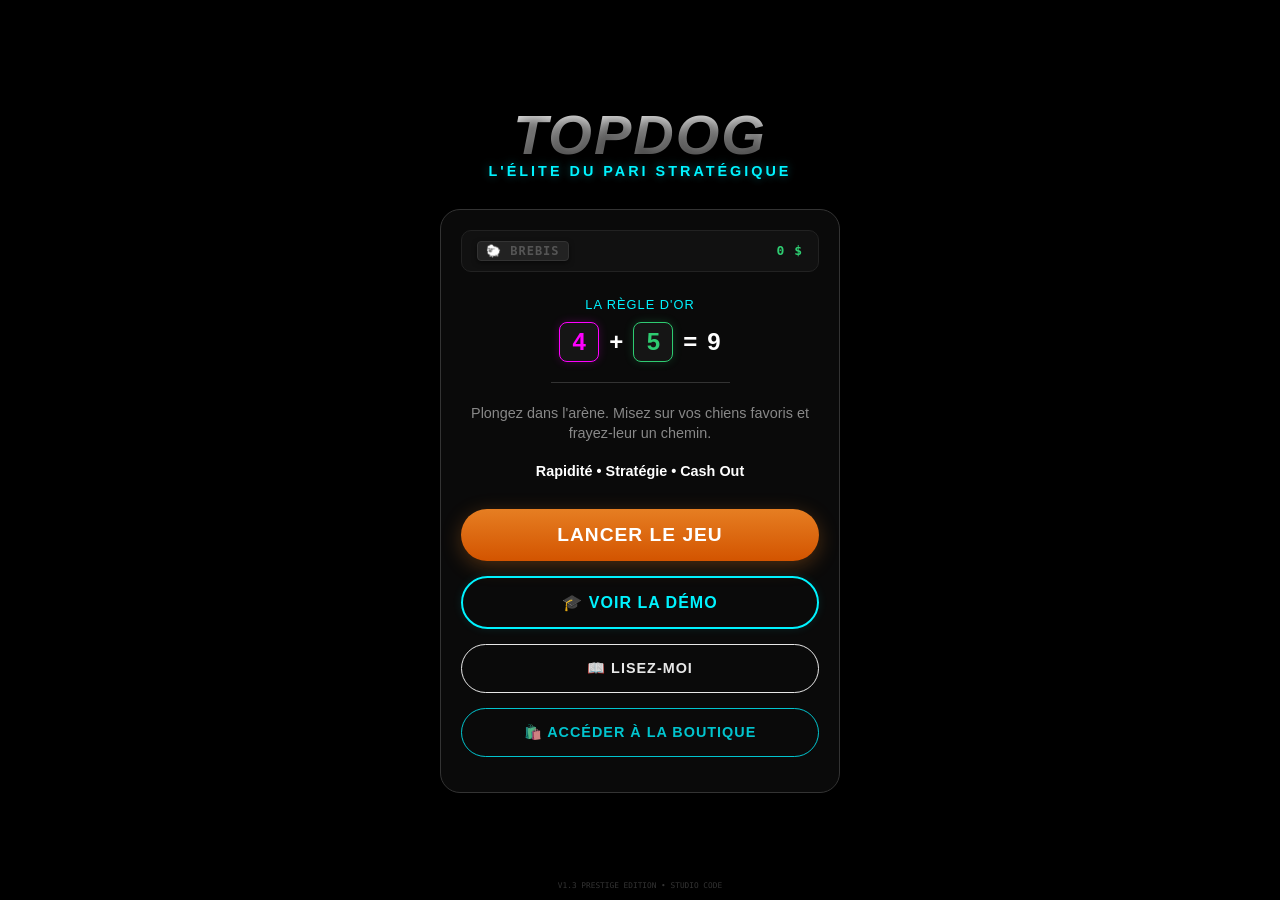
<file: index.html>
<!DOCTYPE html>
<html lang="fr">
<head>
    <meta charset="UTF-8">
    <meta name="viewport" content="width=device-width, initial-scale=1.0, maximum-scale=1.0, user-scalable=no">
    <title>TOPDOG - L'Élite</title>
    
    <link rel="stylesheet" href="style.css?v=FINAL">
    <link rel="stylesheet" href="badges.css">
    
    <style>
        body {
            background-color: #000;
            background-image: radial-gradient(circle at 50% 30%, #1a1a1a 0%, #000 70%);
            display: flex; flex-direction: column; 
            align-items: center; justify-content: center;
            min-height: 100vh; margin: 0; font-family: 'Segoe UI', Roboto, sans-serif;
        }

        /* --- TITRE --- */
        .main-title {
            font-size: 3.5em; font-weight: 900; font-style: italic;
            color: #ccc; margin: 0; line-height: 1;
            text-shadow: 0 5px 15px rgba(0,0,0,0.8);
            background: linear-gradient(180deg, #fff 0%, #666 100%);
            -webkit-background-clip: text; -webkit-text-fill-color: transparent;
        }
        .subtitle {
            color: #00f3ff; font-weight: bold; letter-spacing: 3px;
            font-size: 0.9em; text-transform: uppercase;
            margin-bottom: 30px; text-shadow: 0 0 10px rgba(0, 243, 255, 0.4);
        }

        /* --- CARTE PRINCIPALE --- */
        .vip-card {
            background: #0a0a0a;
            border: 1px solid #333;
            border-radius: 20px;
            padding: 20px;
            width: 90%; max-width: 400px;
            text-align: center;
            box-shadow: 0 20px 50px rgba(0,0,0,0.5);
            position: relative;
        }

        /* --- BARRE DE STATUT (MISE A JOUR) --- */
        .status-bar {
            background: #111; border-radius: 10px;
            padding: 10px 15px; margin-bottom: 25px;
            display: flex; justify-content: space-between; align-items: center;
            border: 1px solid #222; font-family: monospace;
        }
        /* On retire l'ancien style .rank car le badge gère ses couleurs */
        .money { color: #2ecc71; font-weight: bold; letter-spacing: 1px; }

        /* --- VISUEL RÈGLE D'OR --- */
        .rule-title { color: #00f3ff; font-size: 0.8em; margin-bottom: 10px; letter-spacing: 1px; }
        .math-visual {
            display: flex; align-items: center; justify-content: center; gap: 10px;
            margin-bottom: 20px; font-size: 1.5em; font-weight: bold; color: #fff;
        }
        .box {
            width: 40px; height: 40px; border-radius: 8px;
            display: flex; align-items: center; justify-content: center;
            border: 1px solid #333; background: #151515;
        }
        .box.pink { color: #ff00ff; border-color: #ff00ff; box-shadow: 0 0 10px rgba(255,0,255,0.2); }
        .box.green { color: #2ecc71; border-color: #2ecc71; box-shadow: 0 0 10px rgba(46,204,113,0.2); }
        .divider { width: 50%; height: 1px; background: #333; margin: 20px auto; }

        /* --- DESCRIPTION --- */
        .desc-text { color: #888; font-size: 0.9em; line-height: 1.4; margin-bottom: 20px; }
        .tags { color: #fff; font-weight: bold; font-size: 0.9em; margin-bottom: 30px; }

        /* --- BOUTONS --- */
        .btn {
            display: block; width: 100%; padding: 15px 0;
            border-radius: 50px; text-decoration: none;
            font-weight: 900; text-transform: uppercase; letter-spacing: 1px;
            margin-bottom: 15px; transition: transform 0.1s; cursor: pointer;
        }
        .btn:active { transform: scale(0.98); }

        /* 1. LANCER (Orange) */
        .btn-play {
            background: linear-gradient(180deg, #e67e22, #d35400);
            color: #fff; border: none;
            box-shadow: 0 5px 20px rgba(230, 126, 34, 0.3);
            font-size: 1.2em;
        }

        /* 2. DÉMO (Nouveau - Style Néon Bleu) */
        .btn-demo {
            background: transparent;
            border: 2px solid #00f3ff;
            color: #00f3ff;
            font-size: 1em;
            box-shadow: 0 0 10px rgba(0, 243, 255, 0.1);
        }
        .btn-demo:hover { background: rgba(0, 243, 255, 0.1); }

        /* 3. BOUTIQUE (Style Outline Cyan/Gris) */
        .btn-shop {
            background: transparent;
            border: 1px solid #00f3ff;
            color: #00f3ff;
            font-size: 0.9em;
            opacity: 0.8;
            display: flex; align-items: center; justify-content: center; gap: 8px;
        }

        .version {
            position: absolute; bottom: 10px; width: 100%; text-align: center;
            color: #333; font-size: 0.6em; font-family: monospace;
        }

        /* Bouton Règles (Style Blanc/Gris Sobre) */
.btn-read {
    background: transparent;
    border: 1px solid #fff;
    color: #fff;
    font-size: 0.9em;
    opacity: 0.9;
}
.btn-read:hover { background: rgba(255,255,255,0.1); }
        
    </style>
</head>
<body>

    <h1 class="main-title">TOPDOG</h1>
    <div class="subtitle">L'ÉLITE DU PARI STRATÉGIQUE</div>

    <div class="vip-card">
        
        <div class="status-bar">
            <div id="badge-container">
                <span id="rank-badge" class="badge badge-sheep" style="margin-left:0;">🐑 BREBIS</span>
            </div>
            
            <div class="money" id="wallet-display">0 $</div>
        </div>

        <div class="rule-title">LA RÈGLE D'OR</div>
        
        <div class="math-visual">
            <div class="box pink">4</div>
            <span>+</span>
            <div class="box green">5</div>
            <span>=</span>
            <span>9</span>
        </div>

        <div class="divider"></div>

        <div class="desc-text">
            Plongez dans l'arène. Misez sur vos chiens favoris et frayez-leur un chemin.
        </div>
        <div class="tags">Rapidité • Stratégie • Cash Out</div>

        <a href="topdog.html" class="btn btn-play">LANCER LE JEU</a>
        
        <a href="demo.html" class="btn btn-demo">🎓 VOIR LA DÉMO</a>

         <a href="rules.html" class="btn btn-read">📖 LISEZ-MOI</a>
      
        <a href="store.html" class="btn btn-shop">🛍️ ACCÉDER À LA BOUTIQUE</a>

    </div>

    <div class="version">V1.3 PRESTIGE EDITION • STUDIO CODE</div>

    <script>
        // 1. GESTION DE L'ARGENT (Formatage propre)
        const money = parseInt(localStorage.getItem('topdog_wallet')) || 0;
        let displayMoney = money;
        
        // On utilise le format court (1G, 10M) pour que ça rentre bien dans la barre
        if (money >= 1000000000) displayMoney = (money / 1000000000).toFixed(1).replace(/\.0$/, '') + ' G';
        else if (money >= 1000000) displayMoney = (money / 1000000).toFixed(1).replace(/\.0$/, '') + ' M';
        else displayMoney = new Intl.NumberFormat('fr-FR').format(money);

        document.getElementById('wallet-display').innerText = displayMoney + " $";

        // 2. GESTION DU BADGE (Nouvelle Logique Unifiée)
        // On lit l'inventaire au lieu de calculer selon l'argent
        const badgeEl = document.getElementById('rank-badge');
        const inventory = JSON.parse(localStorage.getItem('topdog_inventory_badge') || '[]');
        
        // Hiérarchie des badges (du plus fort au plus faible)
        if (inventory.includes('badge_goat')) {
            badgeEl.className = 'badge badge-goat';
            badgeEl.innerHTML = '🐐 G.O.A.T.';
        } else if (inventory.includes('badge_legend')) {
            badgeEl.className = 'badge badge-legend';
            badgeEl.innerHTML = '💎 LEGEND';
        } else if (inventory.includes('badge_apex')) {
            badgeEl.className = 'badge badge-apex';
            badgeEl.innerHTML = '👑 APEX';
        } else if (inventory.includes('badge_alpha')) {
            badgeEl.className = 'badge badge-alpha';
            badgeEl.innerHTML = '🐺 ALPHA';
        } else {
            // Statut par défaut si rien acheté
            badgeEl.className = 'badge badge-sheep';
            badgeEl.innerHTML = '🐑 BREBIS';
        }
        
        // On force le style pour l'accueil (taille et marge)
        badgeEl.style.fontSize = "12px"; 
        badgeEl.style.marginLeft = "0"; 

        // Audio Unlock
        document.addEventListener('click', function() {
            const AudioContext = window.AudioContext || window.webkitAudioContext;
            if (AudioContext) {
                const ctx = new AudioContext();
                ctx.resume();
            }
        });
    </script>

</body>
</html>
</file>
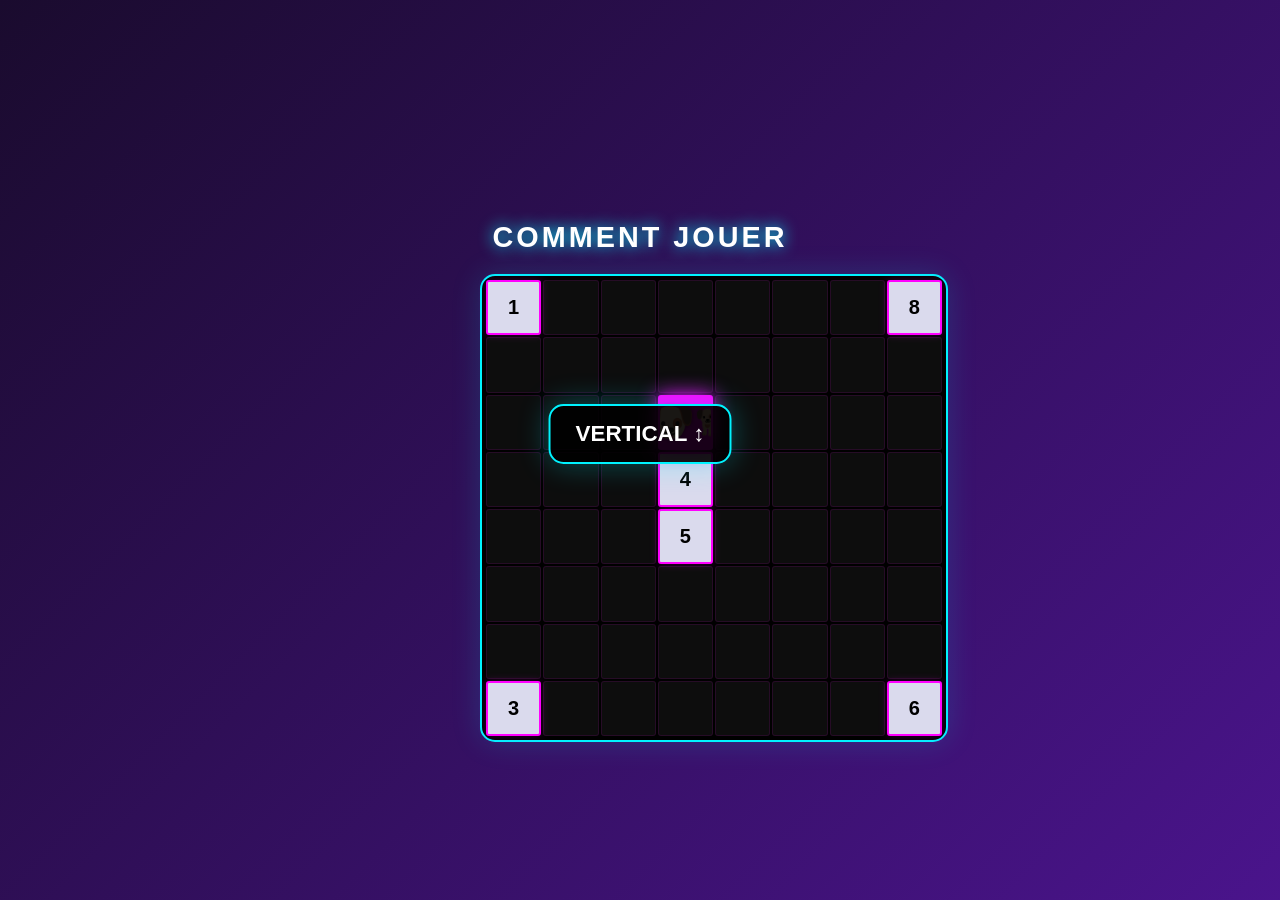
<file: demo.html>
<!DOCTYPE html>
<html lang="fr">
<head>
    <meta charset="UTF-8">
    <meta name="viewport" content="width=device-width, initial-scale=1.0, maximum-scale=1.0, user-scalable=no">
    <title>TOPDOG - Démo</title>
    
    <link rel="stylesheet" href="style.css?v=FINAL">
    <link rel="stylesheet" href="skin-neon.css"> 
    
    <style>
        /* 1. FOND ET LAYOUT */
        html, body {
            background-color: #000 !important;
            background-image: radial-gradient(circle at center, #1a1a1a 0%, #000 70%);
            height: 100%; margin: 0; padding: 0;
            display: flex; flex-direction: column; 
            align-items: center; justify-content: center;
            overflow: hidden;
        }
        
        .demo-title {
            font-size: 1.8em; color: #fff; font-weight: 900;
            text-shadow: 0 0 15px #00f3ff;
            text-transform: uppercase; letter-spacing: 3px;
            margin-bottom: 20px; text-align: center;
        }

        /* 2. CONTENEUR RELATIF (Pour centrer la bulle et la main) */
        .demo-container {
            position: relative;
            width: 320px; height: 320px;
        }

        /* 3. GRILLE */
        #game-grid {
            pointer-events: none;
            border: 2px solid #00f3ff;
            box-shadow: 0 0 30px rgba(0, 243, 255, 0.15);
            background: #000;
            border-radius: 15px;
            width: 100%; height: 100%;
            display: grid; grid-template-columns: repeat(8, 1fr); grid-template-rows: repeat(8, 1fr); gap: 2px;
            padding: 4px;
        }

        /* TUILES */
        .tile {
            width: 100%; height: 100%;
            display: flex; align-items: center; justify-content: center;
            font-weight: bold; font-size: 20px; border-radius: 3px;
            background: #111; color: #555;
        }
        .tile.nine {
            background: #ff00ff !important; color: #fff !important;
            font-size: 25px; border: 2px solid #fff; z-index: 10;
        }
        /* Couleurs spécifiques pour la démo */
        .tile.val-4, .tile.val-5 { color: #fff; background: #333; border: 1px solid #2ecc71; }
        .tile.val-7, .tile.val-2 { color: #fff; background: #333; border: 1px solid #f1c40f; }
        .tile.val-6, .tile.val-3 { color: #fff; background: #333; border: 1px solid #e74c3c; }
        .tile.empty { background: transparent; border: 1px dashed #222; }
        .tile.selected { background: #fff !important; color: #000 !important; transform: scale(1.1); }

        /* 4. BULLE D'INFO (CORRIGÉE : CENTRÉE PAR DESSUS) */
        .math-bubble {
            position: absolute;
            top: 50%; left: 50%;
            transform: translate(-50%, -50%); /* Centre parfait */
            
            background: rgba(0, 0, 0, 0.9); /* Fond noir semi-transparent */
            border: 2px solid #00f3ff;
            color: #fff;
            
            padding: 15px 25px; border-radius: 15px;
            font-weight: 900; font-size: 1.4em;
            text-align: center;
            box-shadow: 0 0 30px rgba(0, 243, 255, 0.3);
            
            opacity: 0; transition: opacity 0.3s, transform 0.3s;
            z-index: 2000; pointer-events: none;
            white-space: nowrap;
        }

        /* 5. MAIN */
        #ghost-hand {
            position: absolute; font-size: 40px; z-index: 3000;
            transition: all 0.5s ease-in-out; pointer-events: none; display: none;
            filter: drop-shadow(0 0 5px #000);
        }

        /* BOUTON RETOUR */
        .btn-close-demo {
            margin-top: 30px;
            background: transparent; border: 2px solid #00f3ff; color: #00f3ff;
            padding: 15px 40px; border-radius: 50px;
            font-size: 1.1em; cursor: pointer; text-decoration: none; font-weight: bold;
            text-transform: uppercase; letter-spacing: 2px; transition: 0.3s;
        }
        .btn-close-demo:hover { background: #00f3ff; color: #000; box-shadow: 0 0 20px #00f3ff; }

    </style>
</head>
<body>

    <div class="demo-title">COMMENT JOUER</div>

    <div class="demo-container">
        <div id="game-grid"></div>
        <div id="ghost-hand">👆</div>
        <div id="math-display" class="math-bubble"></div>
    </div>

    <a href="index.html" class="btn-close-demo">J'AI COMPRIS</a>

    <script>
        const gridEl = document.getElementById('game-grid');
        const hand = document.getElementById('ghost-hand');
        const bubble = document.getElementById('math-display');

        // ETAT GLOBAL DE LA GRILLE
        let demoState = [];

        // --- GÉNÉRATEUR DE GRILLE ---
        function resetGrid(type) {
            // Remplit de vide
            demoState = Array(8).fill().map(() => Array(8).fill(0));
            
            // Remplit de "bruit" (décor) autour pour faire joli
            demoState[0][0] = 1; demoState[0][7] = 8; demoState[7][0] = 3; demoState[7][7] = 6;

            if(type === 1) { // VERTICAL (CHIEN)
                demoState[2][3] = 9; // Chien
                demoState[3][3] = 4; // 4
                demoState[4][3] = 5; // 5
            } 
            else if(type === 2) { // DIAGONAL
                demoState[3][3] = 7; 
                demoState[4][4] = 2; 
                demoState[2][3] = 1; // Décor
            } 
            else if(type === 3) { // HORIZONTAL
                demoState[4][2] = 6;
                demoState[4][3] = 3;
                demoState[5][2] = 8; // Décor
            }
            renderGrid();
        }

        function renderGrid() {
            gridEl.innerHTML = '';
            for(let r=0; r<8; r++) {
                for(let c=0; c<8; c++) {
                    let val = demoState[r][c];
                    let tile = document.createElement('div');
                    tile.className = 'tile';
                    tile.dataset.r = r; tile.dataset.c = c;
                    
                    if(val === 9) {
                        tile.classList.add('nine'); tile.innerText = '🐕'; 
                    } else if (val > 0) {
                        tile.innerText = val; tile.classList.add('val-'+val);
                    } else {
                        tile.classList.add('empty');
                    }
                    gridEl.appendChild(tile);
                }
            }
        }

        // --- MOTEUR DES SCÉNARIOS ---
        async function runFullDemo() {
            while(true) {
                // SCÉNARIO 1 : VERTICAL
                resetGrid(1);
                showBubble("VERTICAL ↕️");
                await wait(1500);
                await playMove(3,3, 4,3, "4 + 5 = 9", true); // True = Chute du chien
                await wait(1000);

                // SCÉNARIO 2 : DIAGONAL
                resetGrid(2);
                showBubble("DIAGONAL ↗️");
                await wait(1500);
                await playMove(3,3, 4,4, "7 + 2 = 9", false);
                await wait(1000);

                // SCÉNARIO 3 : HORIZONTAL
                resetGrid(3);
                showBubble("HORIZONTAL ↔️");
                await wait(1500);
                await playMove(4,2, 4,3, "6 + 3 = 9", false);
                await wait(1000);
            }
        }

        // --- FONCTION GÉNÉRIQUE POUR JOUER UN COUP ---
        async function playMove(r1, c1, r2, c2, text, isDogFall) {
            hideBubble();
            await wait(500);

            // Clic 1
            await moveHandTo(r1, c1);
            highlight(r1, c1);
            await wait(400);

            // Clic 2
            await moveHandTo(r2, c2);
            highlight(r2, c2);
            await wait(400);

            // Explication
            showBubble(text);
            await wait(1500);
            hideBubble();

            // Disparition
            hand.style.display = 'none';
            let t1 = document.querySelector(`.tile[data-r="${r1}"][data-c="${c1}"]`);
            let t2 = document.querySelector(`.tile[data-r="${r2}"][data-c="${c2}"]`);
            if(t1) t1.style.transform = "scale(0)";
            if(t2) t2.style.transform = "scale(0)";
            await wait(300);

            // Mise à jour logique (visuelle)
            demoState[r1][c1] = 0;
            demoState[r2][c2] = 0;
            
            if(isDogFall) {
                // Fait tomber le chien qui était au dessus (hardcodé pour la démo)
                demoState[r1][c1] = 9; 
                demoState[r1-1][c1] = 0; 
            }
            renderGrid();

            if(isDogFall) {
                showBubble("LE CHIEN DESCEND !");
                await wait(2000);
                hideBubble();
            }
        }

        // --- OUTILS ---
        function wait(ms) { return new Promise(resolve => setTimeout(resolve, ms)); }

        function moveHandTo(r, c) {
            return new Promise(resolve => {
                hand.style.display = 'block';
                const tile = document.querySelector(`.tile[data-r="${r}"][data-c="${c}"]`);
                if(tile) {
                    // Calcul précis relatif au conteneur .demo-container
                    // On n'utilise pas getBoundingClientRect de la page entière, mais les offsets
                    const tileLeft = tile.offsetLeft;
                    const tileTop = tile.offsetTop;
                    const tileW = tile.offsetWidth;
                    const tileH = tile.offsetHeight;

                    // On ajoute le padding de la grille (4px)
                    hand.style.left = (tileLeft + 4 + tileW/2 - 20) + 'px';
                    hand.style.top = (tileTop + 4 + tileH/2) + 'px';
                    
                    hand.style.transform = 'scale(1.2)';
                    setTimeout(() => {
                        hand.style.transform = 'scale(1)';
                        resolve();
                    }, 400);
                } else { resolve(); }
            });
        }

        function highlight(r, c) {
            const tile = document.querySelector(`.tile[data-r="${r}"][data-c="${c}"]`);
            if(tile) tile.classList.add('selected');
        }

        function showBubble(text) {
            bubble.innerText = text;
            bubble.style.opacity = 1;
            bubble.style.transform = "translate(-50%, -50%) scale(1)";
        }
        function hideBubble() { 
            bubble.style.opacity = 0; 
            bubble.style.transform = "translate(-50%, -50%) scale(0.8)";
        }

        // DÉMARRAGE
        window.onload = () => {
            runFullDemo();
        };
    </script>
</body>
</html>
</file>
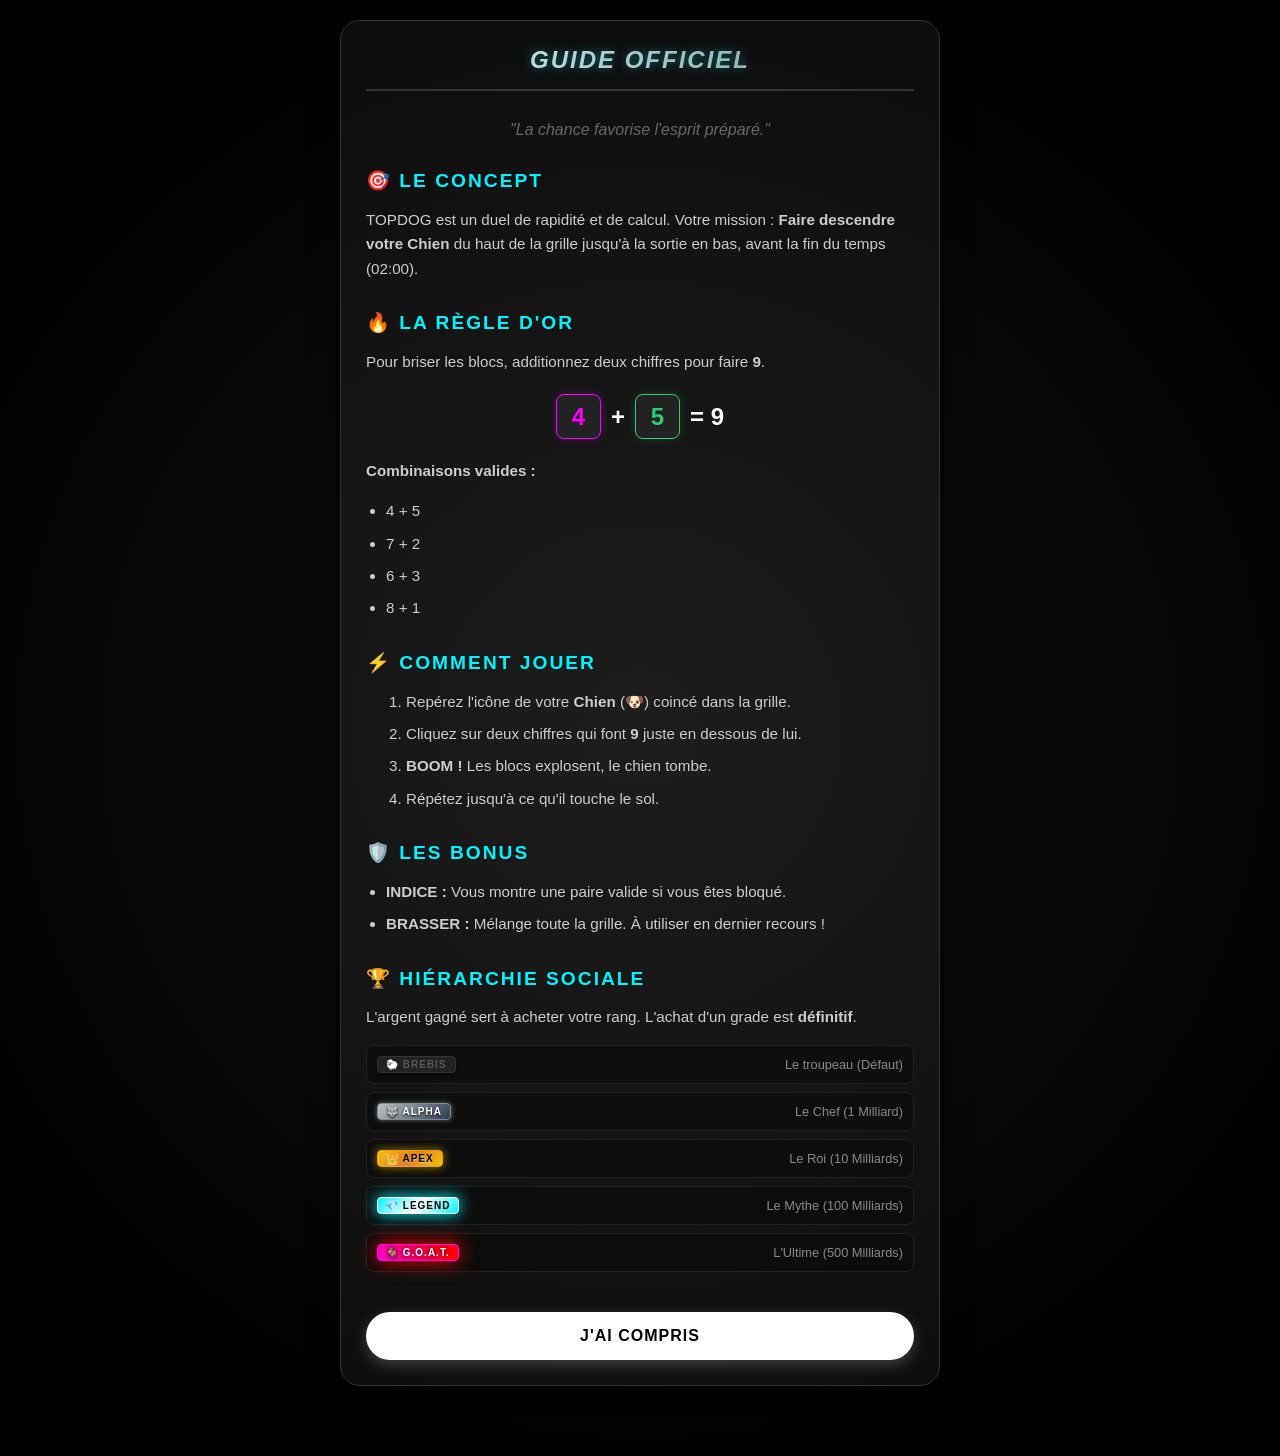
<file: rules.html>
<!DOCTYPE html>
<html lang="fr">
<head>
    <meta charset="UTF-8">
    <meta name="viewport" content="width=device-width, initial-scale=1.0, maximum-scale=1.0, user-scalable=no">
    <title>TOPDOG - Règles</title>
    
    <link rel="stylesheet" href="style.css?v=FINAL">
    <link rel="stylesheet" href="badges.css">
    
    <style>
        /* OVERRIDE CRUCIAL : On écrase le style du jeu qui bloque le scroll */
        body {
            position: static !important; /* Annule le 'fixed' du jeu */
            height: auto !important;     /* Annule le '100%' du jeu */
            overflow-y: auto !important; /* Autorise le scroll vertical */
            display: flex !important;
            flex-direction: column; 
            align-items: center;
            
            background-color: #000;
            background-image: radial-gradient(circle at center, #111 0%, #000 80%);
            color: #fff;
            font-family: 'Segoe UI', Roboto, sans-serif;
            padding: 20px;
            min-height: 100vh;
        }

        .container {
            max-width: 600px; width: 100%;
            background: rgba(255, 255, 255, 0.05);
            padding: 25px; border-radius: 20px;
            border: 1px solid #333;
            box-shadow: 0 0 30px rgba(0,0,0,0.5);
            margin-bottom: 50px; /* Marge en bas pour être sûr qu'on peut tout lire */
        }

        h1 {
            text-align: center; font-style: italic; font-weight: 900;
            background: linear-gradient(45deg, #fff, #888);
            -webkit-background-clip: text; -webkit-text-fill-color: transparent;
            margin-bottom: 30px; border-bottom: 2px solid #333; padding-bottom: 15px;
        }

        h2 {
            color: #00f3ff; font-size: 1.2em; text-transform: uppercase;
            letter-spacing: 2px; margin-top: 30px;
            display: flex; align-items: center; gap: 10px;
        }

        p, li {
            color: #ccc; line-height: 1.6; font-size: 0.95em;
        }
        
        ul { padding-left: 20px; }
        li { margin-bottom: 8px; }

        /* VISUEL 4+5 */
        .math-demo {
            display: flex; justify-content: center; align-items: center; gap: 10px;
            margin: 20px 0; font-size: 1.5em; font-weight: bold;
        }
        .box {
            width: 45px; height: 45px; border-radius: 8px;
            display: flex; align-items: center; justify-content: center;
            border: 1px solid #444; background: #222;
        }
        .val-4 { color: #ff00ff; border-color: #ff00ff; box-shadow: 0 0 10px rgba(255,0,255,0.2); }
        .val-5 { color: #2ecc71; border-color: #2ecc71; box-shadow: 0 0 10px rgba(46,204,113,0.2); }

        /* TABLEAU DES BADGES */
        .badge-row {
            display: flex; align-items: center; justify-content: space-between;
            background: rgba(0,0,0,0.3); padding: 10px;
            margin-bottom: 8px; border-radius: 8px; border: 1px solid #222;
        }
        .badge-desc { font-size: 0.8em; color: #888; text-align: right; }

        /* BOUTON RETOUR */
        .btn-back {
            display: block; width: 100%; padding: 15px 0; margin-top: 40px;
            background: #fff; color: #000; text-align: center;
            text-decoration: none; font-weight: 900; border-radius: 50px;
            text-transform: uppercase; letter-spacing: 1px;
            box-shadow: 0 5px 15px rgba(255,255,255,0.2);
            transition: transform 0.1s;
        }
        .btn-back:active { transform: scale(0.95); }

    </style>
</head>
<body>

    <div class="container">
        <h1>GUIDE OFFICIEL</h1>

        <div style="text-align:center; font-style:italic; color:#666; margin-bottom:20px;">
            "La chance favorise l'esprit préparé."
        </div>

        <h2>🎯 LE CONCEPT</h2>
        <p>
            TOPDOG est un duel de rapidité et de calcul.
            Votre mission : <strong>Faire descendre votre Chien</strong> du haut de la grille jusqu'à la sortie en bas, avant la fin du temps (02:00).
        </p>

        <h2>🔥 LA RÈGLE D'OR</h2>
        <p>Pour briser les blocs, additionnez deux chiffres pour faire <strong>9</strong>.</p>
        
        <div class="math-demo">
            <div class="box val-4">4</div> + <div class="box val-5">5</div> = 9
        </div>

        <p><strong>Combinaisons valides :</strong></p>
        <ul>
            <li>4 + 5</li>
            <li>7 + 2</li>
            <li>6 + 3</li>
            <li>8 + 1</li>
        </ul>

        <h2>⚡ COMMENT JOUER</h2>
        <ol>
            <li>Repérez l'icône de votre <strong>Chien</strong> (🐶) coincé dans la grille.</li>
            <li>Cliquez sur deux chiffres qui font <strong>9</strong> juste en dessous de lui.</li>
            <li><strong>BOOM !</strong> Les blocs explosent, le chien tombe.</li>
            <li>Répétez jusqu'à ce qu'il touche le sol.</li>
        </ol>

        <h2>🛡️ LES BONUS</h2>
        <ul>
            <li><strong>INDICE :</strong> Vous montre une paire valide si vous êtes bloqué.</li>
            <li><strong>BRASSER :</strong> Mélange toute la grille. À utiliser en dernier recours !</li>
        </ul>

        <h2>🏆 HIÉRARCHIE SOCIALE</h2>
        <p>L'argent gagné sert à acheter votre rang. L'achat d'un grade est <strong>définitif</strong>.</p>

        <div class="badge-row">
            <span class="badge badge-sheep" style="margin:0">🐑 BREBIS</span>
            <span class="badge-desc">Le troupeau (Défaut)</span>
        </div>
        <div class="badge-row">
            <span class="badge badge-alpha" style="margin:0">🐺 ALPHA</span>
            <span class="badge-desc">Le Chef (1 Milliard)</span>
        </div>
        <div class="badge-row">
            <span class="badge badge-apex" style="margin:0">👑 APEX</span>
            <span class="badge-desc">Le Roi (10 Milliards)</span>
        </div>
        <div class="badge-row">
            <span class="badge badge-legend" style="margin:0">💎 LEGEND</span>
            <span class="badge-desc">Le Mythe (100 Milliards)</span>
        </div>
        <div class="badge-row">
            <span class="badge badge-goat" style="margin:0">🐐 G.O.A.T.</span>
            <span class="badge-desc">L'Ultime (500 Milliards)</span>
        </div>

        <a href="index.html" class="btn-back">J'AI COMPRIS</a>
    </div>

</body>
</html>
</file>
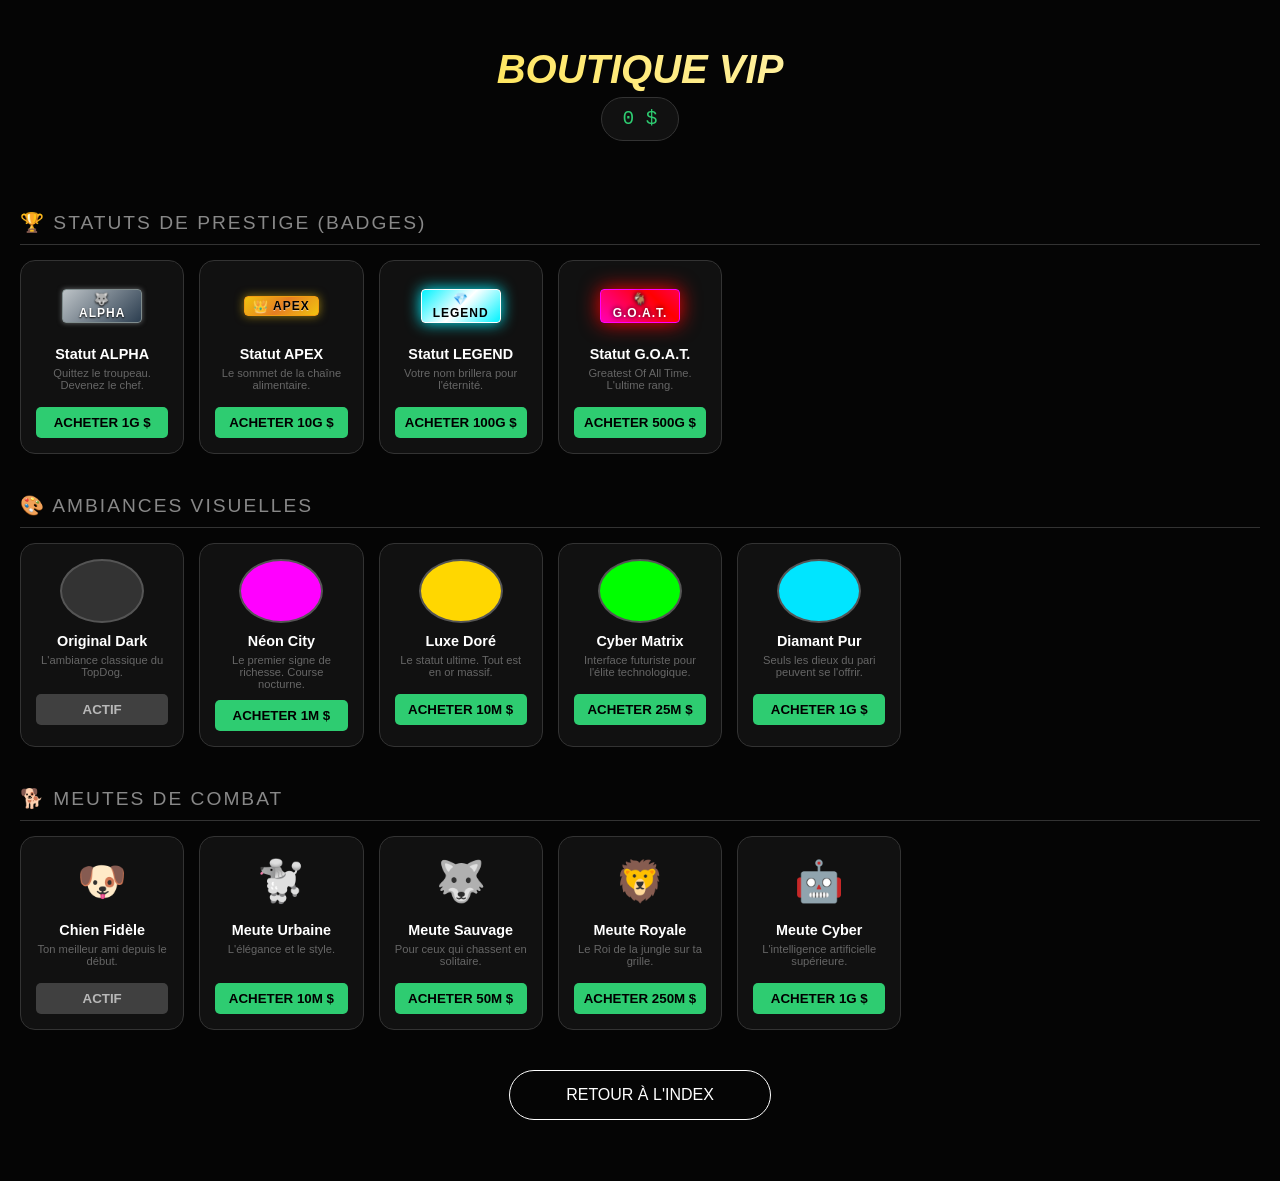
<file: store.html>
<!DOCTYPE html>
<html lang="fr">
<head>
    <meta charset="UTF-8">
    <meta name="viewport" content="width=device-width, initial-scale=1.0, maximum-scale=1.0, user-scalable=no">
    <title>TOPDOG - Boutique VIP</title>
    <style>
        body {
            background-color: #050505; color: #fff;
            font-family: 'Segoe UI', Roboto, sans-serif;
            margin: 0; padding: 20px;
            text-align: center;
        }
        h1 {
            font-size: 2.5em; font-style: italic; margin-bottom: 5px;
            background: linear-gradient(45deg, #ffd700, #fff);
            -webkit-background-clip: text; -webkit-text-fill-color: transparent;
        }
        .wallet-box {
            background: #111; padding: 10px 20px; border-radius: 50px;
            display: inline-block; border: 1px solid #333; margin-bottom: 30px;
            font-family: monospace; font-size: 1.5em; color: #2ecc71;
        }
        .section-title {
            text-align: left; margin-top: 40px; margin-bottom: 15px;
            font-size: 1.2em; color: #888; text-transform: uppercase; letter-spacing: 2px;
            border-bottom: 1px solid #333; padding-bottom: 10px;
        }
        .store-grid {
            display: grid; grid-template-columns: repeat(auto-fill, minmax(160px, 1fr)); gap: 15px;
        }
        .item-card {
            background: #111; border: 1px solid #333; border-radius: 15px;
            padding: 15px; display: flex; flex-direction: column; align-items: center;
            transition: 0.2s; position: relative;
        }
        .item-preview {
            width: 80px; height: 60px; border-radius: 10px; margin-bottom: 10px;
            display: flex; align-items: center; justify-content: center;
            font-size: 30px; 
            /* On retire les bordures par défaut ici pour laisser le CSS des badges faire le travail */
        }
        .item-name { font-weight: bold; margin-bottom: 5px; font-size: 0.9em; }
        .item-desc { font-size: 0.7em; color: #666; margin-bottom: 10px; min-height: 30px; }
        .item-price { color: #f1c40f; font-size: 0.9em; margin-bottom: 10px; }
        
        .btn-action {
            background: #2ecc71; color: #000; border: none; padding: 8px 0;
            width: 100%; border-radius: 5px; font-weight: bold; cursor: pointer;
        }
        .btn-action.owned { background: #3498db; color: #fff; cursor: default; } /* Bleu pour possédé */
        .btn-action.locked { background: #333; color: #555; cursor: not-allowed; }
        .btn-equipped { background: #555; color: #fff; opacity: 0.7; cursor: default; }

        .back-btn {
            display: block; margin: 40px auto; padding: 15px 30px;
            background: transparent; border: 1px solid #fff; color: #fff;
            text-decoration: none; border-radius: 50px; width: 200px;
        }

        /* --- OPTIMISATION MOBILE --- */
        @media (max-width: 600px) {
            body { padding: 10px; }
            h1 { font-size: 1.8em; }
            .store-grid { grid-template-columns: 1fr 1fr !important; gap: 8px; }
            .item-card { padding: 10px; }
            .item-name { font-size: 0.8em; height: 2.2em; overflow: hidden; display: flex; align-items: center; justify-content: center; }
            .item-desc { display: none; }
            .btn-action { font-size: 0.8em; padding: 6px 0; }
            .wallet-box { font-size: 1.2em; padding: 8px 15px; margin-bottom: 20px; }
        }
    </style>
    <link rel="stylesheet" href="badges.css">
</head>
<body>

    <h1>BOUTIQUE VIP</h1>
    <div class="wallet-box" id="wallet-amount">Chargement...</div>

    <div class="section-title">🏆 STATUTS DE PRESTIGE (BADGES)</div>
    <div class="store-grid" id="badge-grid"></div>

    <div class="section-title">🎨 AMBIANCES VISUELLES</div>
    <div class="store-grid" id="skin-grid"></div>

    <div class="section-title">🐕 MEUTES DE COMBAT</div>
    <div class="store-grid" id="dog-grid"></div>

    <a href="index.html" class="back-btn">RETOUR À L'INDEX</a>

    <script src="catalog.js?v=FINAL"></script>
    <script>
        // 1. Initialisation
        const walletEl = document.getElementById('wallet-amount');
        const skinGridEl = document.getElementById('skin-grid');
        const dogGridEl = document.getElementById('dog-grid');
        const badgeGridEl = document.getElementById('badge-grid'); // Nouveau

        // On charge l'argent
        function getWallet() {
            return parseInt(localStorage.getItem('topdog_wallet')) || 0;
        }

        // On charge les inventaires
        function getInventory(type) {
            return JSON.parse(localStorage.getItem('topdog_inventory_' + type) || '[]');
        }

        // 2. Affichage
        function renderStore() {
            // Affiche l'argent formatté
            const money = getWallet();
            let displayMoney = money;
            if (money >= 1000000000) displayMoney = (money / 1000000000).toFixed(1).replace(/\.0$/, '') + 'G';
            else if (money >= 1000000) displayMoney = (money / 1000000).toFixed(1).replace(/\.0$/, '') + 'M';
            else if (money >= 1000) displayMoney = (money / 1000).toFixed(1).replace(/\.0$/, '') + 'k';
            
            walletEl.innerText = displayMoney + " $";

            // On vide les grilles
            skinGridEl.innerHTML = '';
            dogGridEl.innerHTML = '';
            badgeGridEl.innerHTML = '';

            // Fusion des catalogues
            const allItems = [
                ...CATALOG.badges.map(i => ({...i, type: 'badge'})), // Les badges en premier dans le code (mais affichés où on veut via HTML)
                ...CATALOG.skins.map(i => ({...i, type: 'skin'})),
                ...CATALOG.dogs.map(i => ({...i, type: 'dog'}))
            ];

            allItems.forEach(item => {
                const card = document.createElement('div');
                card.className = 'item-card';
                
                const inventory = getInventory(item.type);
                // Si prix est 0 ou si c'est dans l'inventaire, c'est possédé
                const isOwned = inventory.includes(item.id) || item.price === 0;
                
                // Gestion spécifique pour l'équipement actif
                let isEquipped = false;
                if(item.type !== 'badge') {
                    // Les badges ne s'équipent pas manuellement, ils sont passifs
                    let activeId = localStorage.getItem('topdog_active_' + (item.type === 'skin' ? 'bg' : 'dog'));
                    if (!activeId) {
                        activeId = (item.type === 'skin') ? 'bg_default' : 'dog_default';
                    }
                    isEquipped = (activeId === item.id);
                }

                // --- VISUEL ---
                let visual = '';
                if(item.type === 'skin') {
                    visual = `<div class="item-preview" style="background:${item.color}; border-radius:50%; border:2px solid #555;"></div>`;
                } else if(item.type === 'dog') {
                    visual = `<div class="item-preview" style="background:transparent; font-size:40px;">${item.emoji}</div>`;
                } else if(item.type === 'badge') {
                    // Pour le badge, on utilise les classes CSS définies dans badges.css
                    // On enlève le margin-left pour le centrer dans la carte
                    visual = `<div class="item-preview" style="background:transparent;"><span class="badge ${item.class}" style="margin:0; font-size:12px;">${item.icon} ${item.name.replace('Statut ', '')}</span></div>`;
                }

                // --- BOUTON ---
                let btnHtml = '';
                
                if (item.type === 'badge') {
                    // Logique Spéciale Badge : On achète et c'est tout (Pas de bouton équiper)
                    if (isOwned) {
                        btnHtml = `<button class="btn-action owned" disabled>POSSÉDÉ</button>`;
                    } else {
                        const canBuy = money >= item.price;
                        const btnClass = canBuy ? 'btn-buy' : 'btn-locked';
                        let priceText = formatPrice(item.price);
                        btnHtml = `<button class="btn-action ${btnClass}" onclick="buyItem('${item.type}', '${item.id}')">ACHETER ${priceText} $</button>`;
                    }
                } else {
                    // Logique Standard (Skin/Dog) : Acheter -> Équiper
                    if (isEquipped) {
                        btnHtml = `<button class="btn-action btn-equipped" disabled>ACTIF</button>`;
                    } else if (isOwned) {
                        btnHtml = `<button class="btn-action btn-owned" onclick="equipItem('${item.type}', '${item.id}')">ÉQUIPER</button>`;
                    } else {
                        const canBuy = money >= item.price;
                        const btnClass = canBuy ? 'btn-buy' : 'btn-locked';
                        let priceText = formatPrice(item.price);
                        btnHtml = `<button class="btn-action ${btnClass}" onclick="buyItem('${item.type}', '${item.id}')">ACHETER ${priceText} $</button>`;
                    }
                }

                card.innerHTML = `
                    ${visual}
                    <div class="item-name">${item.name}</div>
                    <div class="item-desc">${item.desc}</div>
                    ${btnHtml}
                `;
                
                // Placement dans la bonne grille
                if (item.type === 'skin') {
                    skinGridEl.appendChild(card);
                } else if (item.type === 'dog') {
                    dogGridEl.appendChild(card);
                } else {
                    badgeGridEl.appendChild(card);
                }
            });
        }

        function formatPrice(price) {
            if(price >= 1000000000) return (price/1000000000) + 'G';
            if(price >= 1000000) return (price/1000000) + 'M';
            return price;
        }

        // 3. ACHAT
        window.buyItem = function(type, id) {
            // Récupère la bonne liste
            let list;
            if(type === 'skin') list = CATALOG.skins;
            else if(type === 'dog') list = CATALOG.dogs;
            else list = CATALOG.badges;

            const item = list.find(i => i.id === id);
            const currentMoney = getWallet();

            if (currentMoney >= item.price) {
                localStorage.setItem('topdog_wallet', currentMoney - item.price);
                let inventory = getInventory(type);
                inventory.push(id);
                localStorage.setItem('topdog_inventory_' + type, JSON.stringify(inventory));
                renderStore(); 
            } else {
                alert("Pas assez d'argent !");
            }
        };

        // 4. ÉQUIPEMENT (Uniquement pour Skins et Dogs)
        window.equipItem = function(type, id) {
            if (type === 'skin') {
                localStorage.setItem('topdog_active_bg', id);
            } else if (type === 'dog') {
                localStorage.setItem('topdog_active_dog', id);
            }
            renderStore();
        };

        renderStore();
    </script>
</body>
</html>
</file>
<file: style.css>
:root {
    --bg-color: #050505;
    --tile-bg: #151515;
    --tile-text: #fff;
    --c1: #00f3ff; --c2: #2980b9; --c3: #9b59b6; --c4: #ff00ff;
    --c5: #2ecc71; --c6: #f1c40f; --c7: #e67e22; --c8: #e74c3c;
    --accent-dog: #ff9f43;
}

* { box-sizing: border-box; }

/* VER 1.3 RESTRUCTURÉ */

/* 1. RETOUR À LA STRUCTURE V1.0 (LE VERROUILLAGE) */
body {
    font-family: 'Segoe UI', Roboto, Helvetica, Arial, sans-serif;
    background-color: var(--bg-color);
    color: var(--tile-text);
    margin: 0; padding: 0;

    /* LA CLEF DU SUCCÈS V1.0 : On fixe l'écran comme un poster */
    position: fixed; 
    top: 0; left: 0; 
    width: 100%; 
    height: 100%;

    /* Gestion des marges iPhone */
    padding-top: env(safe-area-inset-top);
    padding-bottom: env(safe-area-inset-bottom);

    /* Flexbox pour tout aligner */
    display: flex; 
    flex-direction: column; 
    align-items: center; 
    justify-content: space-between;

    overscroll-behavior: none;
    -webkit-user-select: none; user-select: none;
    -webkit-tap-highlight-color: transparent;
}

/* 2. ÉLÉMENTS FIXES (Header, HUD, Controls) */
.top-bar, #betting-board, .hud, .controls {
    flex-shrink: 0; /* Interdit de s'écraser */
    width: 96%; 
    max-width: 500px;
    z-index: 10;
}

/* --- HEADER --- */
.top-bar {
    display: flex; justify-content: space-between; align-items: center;
    padding: 10px 0 5px 0;
}
h1 { 
    margin: 0; font-style: italic; color: #fff; 
    font-size: clamp(18px, 5vw, 24px); 
    font-weight: 900; letter-spacing: 2px;
    text-shadow: 0 0 10px rgba(0, 243, 255, 0.4);
}
.header-buttons { display: flex; gap: 8px; }
.btn-circle {
    width: 30px; height: 30px; border-radius: 50%; border: 2px solid #333;
    background: #111; color: #888; font-weight: bold; cursor: pointer;
    display: flex; align-items: center; justify-content: center; font-size: 1em;
}

/* --- HUD --- */
#betting-board {
    display: grid; grid-template-columns: repeat(2, 1fr); gap: 6px;
    margin-bottom: 5px;
}
.bet-card {
    display: flex; justify-content: space-between; align-items: center;
    background: #0f0f0f; padding: 4px 8px; border-radius: 6px;
    border: 1px solid #333; border-left: 3px solid #444; font-size: 12px;
}
.bet-card.winner { border-color: #2ecc71; background: #0b2210; }
.bet-card.loser { opacity: 0.3; filter: grayscale(100%); }
.dog-badge { 
    background: #fff; color: #000; font-size: 0.8em; 
    width: 16px; height: 16px; border-radius: 50%; 
    display: flex; align-items: center; justify-content: center; font-weight: 900; margin-right: 5px;
}
.dog-name { display: flex; align-items: center; font-weight: 700; color:#ccc;}
.bet-amount { color: #2ecc71; font-family: monospace; font-weight: bold; }

.hud { 
    display: flex; justify-content: space-between;
    background: #111; padding: 5px 15px; border-radius: 50px; border: 1px solid #222;
    margin-bottom: 5px;
}
.hud-item { display: flex; flex-direction: column; align-items: center; }
.hud-label { font-size: 0.6em; color: #666; letter-spacing: 1px; }
.hud-value { font-size: 1.1em; font-weight: bold; color: #fff; font-family: monospace; }
.hud-value.highlight { color: #f1c40f; }

/* 3. LE RETOUR DE LA LOGIQUE V1.0 POUR LA GRILLE */
.game-container {
    flex-grow: 1; /* Occupe l'espace restant */
    display: flex; align-items: center; justify-content: center;
    width: 100%; position: relative; overflow: hidden; padding: 5px 0;
}

#game-grid {
    display: grid; 
    grid-template-columns: repeat(8, 1fr); 
    grid-template-rows: repeat(8, 1fr); 
    gap: 3px;
    
    background: #000; padding: 4px; border-radius: 12px; border: 2px solid #333;
    box-shadow: 0 10px 30px rgba(0,0,0,0.5);

    /* --- ICI : ON REPREND LA LOGIQUE EXACTE DE LA V1.0 --- */
    /* width: min(Largeur, 52% Hauteur) */
    /* Le !important bloque les skins capricieux */
    width: min(94vw, 52vh) !important;
    height: min(94vw, 52vh) !important;
    
    margin: auto !important;
}

/* --- TUILES (Style V1.3 conservé) --- */
.tile {
    width: 100%; height: 100%; background-color: var(--tile-bg);
    display: flex; align-items: center; justify-content: center;
    font-size: clamp(10px, 3.5vh, 26px);
    font-weight: 800; border-radius: 4px;
    position: relative; transition: transform 0.1s;
    border-bottom: 2px solid rgba(0,0,0,0.3); cursor: pointer;
}
.val-1 { color: var(--c1); border: 1px solid rgba(0, 243, 255, 0.3); background: rgba(0, 243, 255, 0.05); }
.val-2 { color: var(--c2); border: 1px solid rgba(41, 128, 185, 0.3); background: rgba(41, 128, 185, 0.05); }
.val-3 { color: var(--c3); border: 1px solid rgba(155, 89, 182, 0.3); background: rgba(155, 89, 182, 0.05); }
.val-4 { color: var(--c4); border: 1px solid rgba(255, 0, 255, 0.3); background: rgba(255, 0, 255, 0.05); }
.val-5 { color: var(--c5); border: 1px solid rgba(46, 204, 113, 0.3); background: rgba(46, 204, 113, 0.05); }
.val-6 { color: var(--c6); border: 1px solid rgba(241, 196, 15, 0.3); background: rgba(241, 196, 15, 0.05); }
.val-7 { color: var(--c7); border: 1px solid rgba(230, 126, 34, 0.3); background: rgba(230, 126, 34, 0.05); }
.val-8 { color: var(--c8); border: 1px solid rgba(231, 76, 60, 0.3); background: rgba(231, 76, 60, 0.05); }

.tile.nine { border: 2px solid var(--accent-dog); background-color: #000; padding: 0; overflow: hidden; }
.tile.selected { background-color: #333; transform: scale(0.9); box-shadow: 0 0 10px #fff; z-index: 10; border-color:#fff;}
.tile.empty { background: transparent; border: 1px dashed #222; box-shadow: none; }
.anim-match { animation: flash 0.2s forwards; background: #fff !important; }
@keyframes flash { 0% { opacity: 1; } 50% { opacity: 0.5; transform: scale(1.1); } 100% { opacity: 0; } }

/* 4. CONTRÔLES (BAS) */
.controls { 
    display: flex; gap: 8px; 
    width: 96%; max-width: 500px;
    
    /* V1.0 Logic : Marge du bas sécurisée */
    margin-bottom: max(10px, env(safe-area-inset-bottom));
    
    flex-shrink: 0;
}

button { 
    flex: 1; padding: 12px 0; border: none; border-radius: 8px;
    font-weight: bold; font-size: clamp(12px, 3.5vw, 16px);
    text-transform: uppercase; cursor: pointer; transition: 0.1s;
    box-shadow: 0 4px 0 rgba(0,0,0,0.5);
}
button:active { transform: translateY(2px); box-shadow: 0 2px 0 rgba(0,0,0,0.5); }
#btn-hint { color: var(--c1); background: #0a1f20; }
#btn-shuffle { color: var(--c6); background: #1f1d0a; }
#btn-reset { color: #fff; background: #222; }

/* ECRAN TITRE */
#start-screen {
    position: absolute; top: 0; left: 0; 
    width: 100%; height: 100%; 
    background: #050505; z-index: 9999;
    display: flex; flex-direction: column; align-items: center; justify-content: center;
}
.logo-title {
    font-size: 3em; font-weight: 900; font-style: italic;
    background: linear-gradient(45deg, #fff, #888);
    -webkit-background-clip: text; -webkit-text-fill-color: transparent;
    margin-bottom: 20px; letter-spacing: 4px; text-align: center;
}
.btn-start {
    background: #e67e22; color: #fff; border: none;
    padding: 15px 40px; font-size: 1.5em; font-weight: bold;
    border-radius: 50px; cursor: pointer;
    box-shadow: 0 0 20px rgba(230, 126, 34, 0.4);
    animation: pulse 1.5s infinite;
    flex: 0 0 auto;
    width: auto; max-width: 80%;
}
@keyframes pulse { 0% { transform: scale(1); } 50% { transform: scale(1.05); } 100% { transform: scale(1); } }

/* OVERLAYS */
#message-overlay {
    position: absolute; top:0; left:0; width:100%; height:100%;
    background: rgba(0,0,0,0.92); backdrop-filter: blur(8px); z-index: 100;
    display: none; flex-direction: column; align-items: center; justify-content: center;
    text-align: center; padding: 20px;
}
.tile.hint-flash {
    background-color: #2ecc71 !important; color: #000 !important;
    box-shadow: 0 0 20px #2ecc71; transform: scale(1.1);
    z-index: 50; transition: all 0.2s;
}
</file>
<file: badges.css>
/* --- BADGES.CSS --- */
/* Styles exclusifs pour les Badges de Prestige */

.badge {
    display: inline-flex;
    align-items: center;
    justify-content: center;
    padding: 2px 8px;
    border-radius: 4px;
    font-size: 10px; /* Petit et discret mais lisible */
    font-weight: 900;
    text-transform: uppercase;
    letter-spacing: 1px;
    margin-left: 10px; /* La distance de 4 caractères environ */
    vertical-align: middle;
    box-shadow: 0 2px 5px rgba(0,0,0,0.5);
    border: 1px solid rgba(255,255,255,0.1);
    transition: transform 0.2s;
    cursor: default;
}

.badge:hover {
    transform: scale(1.1);
}

/* NIVEAU 0 : BREBIS (Défaut) */
/* Terne, sombre, un peu "honteux" */
.badge-sheep {
    background: #222;
    color: #555;
    border-color: #333;
}

/* NIVEAU 1 : ALPHA (1G$) */
/* Acier brossé, froid, sérieux */
.badge-alpha {
    background: linear-gradient(135deg, #bdc3c7, #2c3e50);
    color: #fff;
    border: 1px solid #7f8c8d;
    box-shadow: 0 0 5px rgba(189, 195, 199, 0.5);
    text-shadow: 0 1px 2px #000;
}

/* NIVEAU 2 : APEX (10G$) */
/* Or massif, luxueux */
.badge-apex {
    background: linear-gradient(135deg, #f1c40f, #e67e22, #f1c40f);
    color: #000;
    border: 1px solid #f39c12;
    box-shadow: 0 0 10px rgba(241, 196, 15, 0.6);
    text-shadow: 0 1px 0 rgba(255,255,255,0.5);
}

/* NIVEAU 3 : LEGEND (100G$) */
/* Diamant / Holographique, pur */
.badge-legend {
    background: linear-gradient(135deg, #00f3ff, #fff, #00f3ff);
    color: #000;
    border: 1px solid #fff;
    box-shadow: 0 0 15px #00f3ff;
    animation: sparkle 3s infinite;
}

/* NIVEAU 4 : G.O.A.T. (500G$) */
/* Plasma instable, Feu, Puissance ultime */
.badge-goat {
    background: linear-gradient(45deg, #ff00ff, #ff0000, #ff00ff);
    background-size: 200% 200%;
    color: #fff;
    border: 1px solid #ff00ff;
    box-shadow: 0 0 20px #ff0000;
    animation: burn 1.5s infinite linear;
    text-shadow: 0 0 5px #000;
}

/* --- ANIMATIONS --- */
@keyframes sparkle {
    0% { opacity: 0.8; box-shadow: 0 0 15px #00f3ff; }
    50% { opacity: 1; box-shadow: 0 0 25px #fff; }
    100% { opacity: 0.8; box-shadow: 0 0 15px #00f3ff; }
}

@keyframes burn {
    0% { background-position: 0% 50%; }
    50% { background-position: 100% 50%; }
    100% { background-position: 0% 50%; }
}
</file>
<file: skin-neon.css>
/* MODE NÉON (V4 - DOG FACE FIX + LISIBILITÉ) */
:root {
    --cyan: #ff00ff; 
}

body {
    background: linear-gradient(135deg, #1a0b2e, #4a148c) !important;
    color: #fff !important;
}

.skin-text { 
    color: #ff00ff !important; 
    text-shadow: 0 0 10px #ff00ff; 
}

#game-grid { 
    box-shadow: 0 0 40px rgba(255, 0, 255, 0.3); 
    border: 2px solid rgba(255, 0, 255, 0.5);
    background: rgba(0, 0, 0, 0.6); 
}

/* --- LES TUILES CHIFFRES (LISIBILITÉ MAX) --- */
.tile { 
    background: rgba(230, 230, 250, 0.95) !important; /* Blanc quasi opaque */
    border: 2px solid #ff00ff !important;
    
    /* LE SECRET DE LA LISIBILITÉ : NOIR TOTAL */
    color: #000000 !important; 
    font-weight: 900 !important;
    font-family: 'Segoe UI', sans-serif !important;
    
    box-shadow: 0 0 10px rgba(255, 0, 255, 0.2);
    text-shadow: none !important;
}

/* Tuiles vides (transparentes) */
.tile.empty {
    background: rgba(255, 255, 255, 0.05) !important;
    border: 1px solid rgba(255, 0, 255, 0.1) !important;
    box-shadow: none !important;
}

/* Force TOUS les chiffres en noir */
.val-1, .val-2, .val-3, .val-4, .val-5, .val-6, .val-7, .val-8 {
    color: #000000 !important;
}

/* --- LE CHIEN (LA CORRECTION V2 - TAILLE MAÎTRISÉE) --- */
.tile.nine {
    background: #ff00ff !important; /* Fond Rose */
    color: #fff !important;
    box-shadow: 0 0 20px #ff00ff;
    
    /* On s'assure que le contenu est parfaitement centré */
    display: flex !important;
    align-items: center;
    justify-content: center;
    
    /* SÉCURITÉ : On empêche la case de grandir */
    overflow: hidden !important;
    padding: 0 !important;
}

/* ICI : ON AJOUTE LA FACE DU CHIEN MANUELLEMENT */
.tile.nine::before {
    content: '🐶';  /* L'émoji chien */
    
    /* ON RÉDUIT LA TAILLE POUR QU'IL RENTRE */
    font-size: 1.6em !important; /* Au lieu de 2em */
    line-height: 1 !important;   /* Pour éviter les espaces verticaux */
    
    filter: drop-shadow(0 0 2px rgba(0,0,0,0.5));
}

/* --- UI --- */
.btn-circle { border-color: #ff00ff !important; color: #ff00ff !important; background: rgba(0,0,0,0.5); }
.top-bar h1 { text-shadow: 0 0 15px #ff00ff; color: #fff !important; }
</file>
